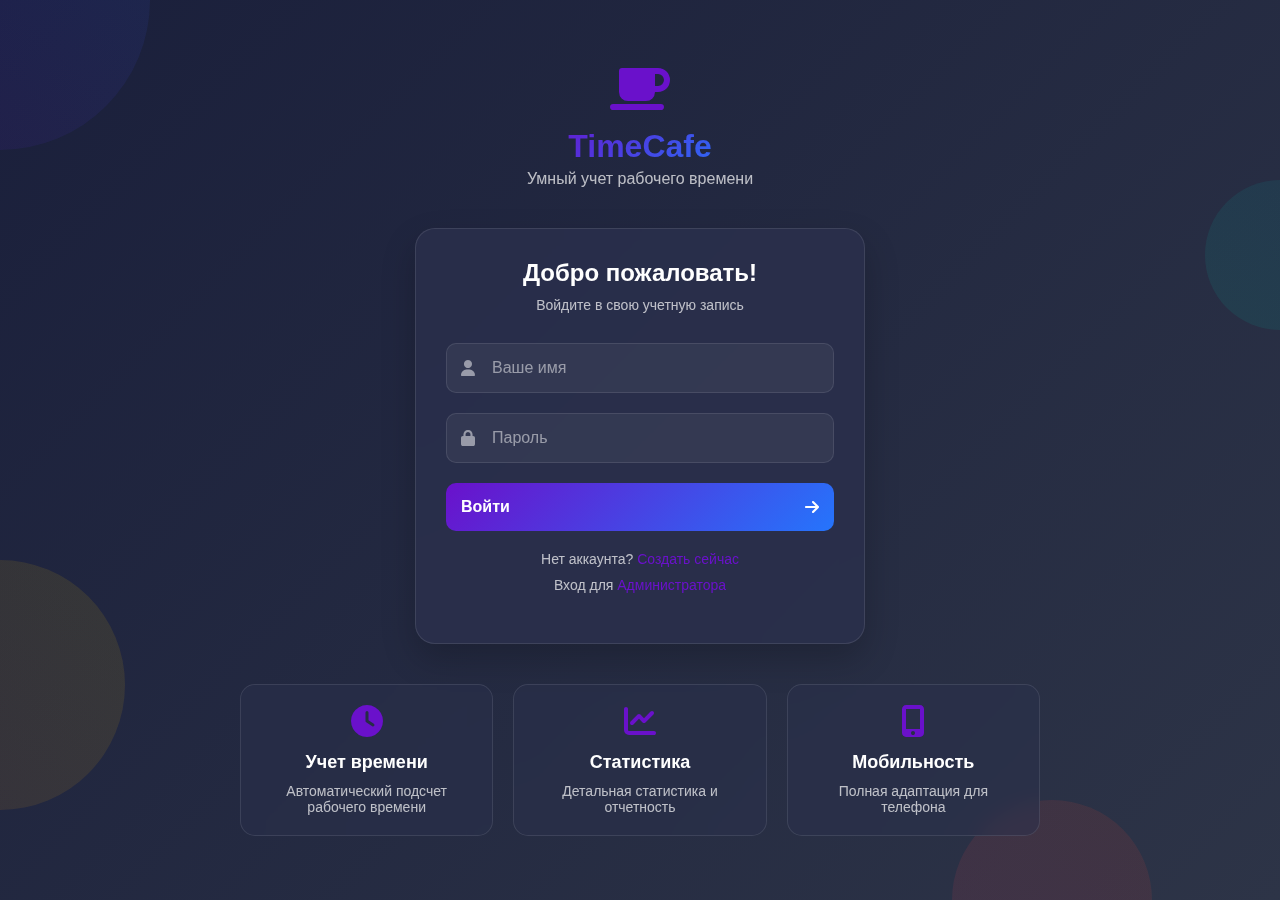
<file: index.html>
<!DOCTYPE html>
<html lang="ru">
<head>
    <meta charset="UTF-8">
    <meta name="viewport" content="width=device-width, initial-scale=1.0">
    <title>TimeCafe - Учет рабочего времени</title>
    <link rel="stylesheet" href="css/style.css">
    <link rel="stylesheet" href="css/auth.css">
    <!-- Rubik уже подключен в style.css, но можно оставить для явности, если хотите -->
    <link href="https://fonts.googleapis.com/css2?family=Rubik:wght@300;400;500;600;700&display=swap" rel="stylesheet">
    <link rel="stylesheet" href="https://cdnjs.cloudflare.com/ajax/libs/font-awesome/6.4.0/css/all.min.css">
</head>
<body>
    <div class="background-animation">
        <div class="shape shape-1"></div>
        <div class="shape shape-2"></div>
        <div class="shape shape-3"></div>
        <div class="shape shape-4"></div>
    </div>

    <div class="auth-container">
        <div class="logo">
            <i class="fas fa-coffee"></i>
            <h1>TimeCafe</h1>
            <p>Умный учет рабочего времени</p>
        </div>

        <div class="auth-card">
            <div class="auth-header">
                <h2>Добро пожаловать!</h2>
                <p>Войдите в свою учетную запись</p>
            </div>

            <div class="auth-body">
                <div class="input-group">
                    <i class="fas fa-user"></i>
                    <input type="text" id="loginUsername" placeholder="Ваше имя">
                </div>

                <div class="input-group">
                    <i class="fas fa-lock"></i>
                    <input type="password" id="loginPassword" placeholder="Пароль">
                </div>

                <button class="auth-btn" id="loginBtn">
                    <span>Войти</span>
                    <i class="fas fa-arrow-right"></i>
                </button>

                <div class="auth-footer">
                    <p>Нет аккаунта? <a href="register.html">Создать сейчас</a></p>
                    <p style="margin-top: 10px;">Вход для <a href="admin.html">Администратора</a></p>
                </div>
            </div>
        </div>

        <div class="features">
            <div class="feature">
                <i class="fas fa-clock"></i>
                <h3>Учет времени</h3>
                <p>Автоматический подсчет рабочего времени</p>
            </div>
            <div class="feature">
                <i class="fas fa-chart-line"></i>
                <h3>Статистика</h3>
                <p>Детальная статистика и отчетность</p>
            </div>
            <div class="feature">
                <i class="fas fa-mobile-alt"></i>
                <h3>Мобильность</h3>
                <p>Полная адаптация для телефона</p>
            </div>
        </div>
    </div>

    <div class="notification" id="notification">
        <i class="fas fa-check-circle"></i>
        <span>Сообщение</span>
    </div>

    <script src="js/utils.js"></script>
    <script src="js/auth.js"></script>
</body>
</html>
</file>
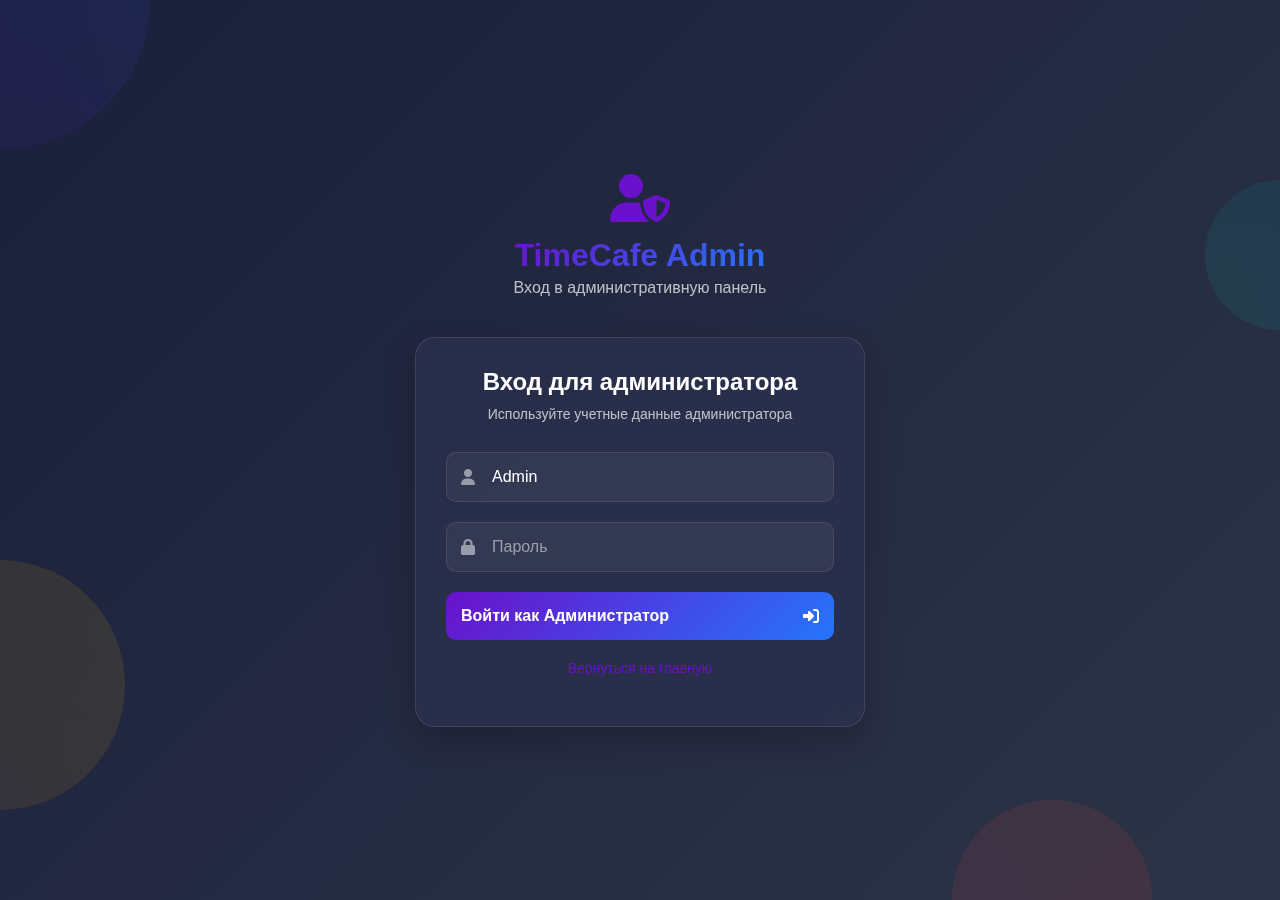
<file: admin.html>
<!DOCTYPE html>
<html lang="ru">
<head>
    <meta charset="UTF-8">
    <meta name="viewport" content="width=device-width, initial-scale=1.0">
    <title>Админ-панель - TimeCafe</title>
    <link rel="stylesheet" href="css/style.css">
    <link rel="stylesheet" href="css/auth.css">
    <link rel="stylesheet" href="css/admin.css">
    <link href="https://fonts.googleapis.com/css2?family=Rubik:wght@300;400;500;600;700&display=swap" rel="stylesheet">
    <link rel="stylesheet" href="https://cdnjs.cloudflare.com/ajax/libs/font-awesome/6.4.0/css/all.min.css">
</head>
<body>
    <div class="background-animation">
        <div class="shape shape-1"></div>
        <div class="shape shape-2"></div>
        <div class="shape shape-3"></div>
        <div class="shape shape-4"></div>
    </div>

    <!-- Страница логина администратора -->
    <div class="auth-container" id="adminLoginContainer">
        <div class="logo">
            <i class="fas fa-user-shield"></i>
            <h1>TimeCafe Admin</h1>
            <p>Вход в административную панель</p>
        </div>

        <div class="auth-card">
            <div class="auth-header">
                <h2>Вход для администратора</h2>
                <p>Используйте учетные данные администратора</p>
            </div>

            <div class="auth-body">
                <div class="input-group">
                    <i class="fas fa-user"></i>
                    <input type="text" id="adminUsername" placeholder="Имя пользователя (Admin)" value="Admin" readonly>
                </div>

                <div class="input-group">
                    <i class="fas fa-lock"></i>
                    <input type="password" id="adminPassword" placeholder="Пароль">
                </div>

                <button class="auth-btn" id="adminLoginBtn">
                    <span>Войти как Администратор</span>
                    <i class="fas fa-sign-in-alt"></i>
                </button>

                <div class="auth-footer">
                    <p><a href="index.html">Вернуться на главную</a></p>
                </div>
            </div>
        </div>
    </div>

    <!-- Основная админ-панель (скрыта по умолчанию) -->
    <div class="admin-dashboard-container" id="adminDashboardContainer" style="display: none;">
        <div class="admin-sidebar">
            <div class="admin-sidebar-header">
                <i class="fas fa-cogs"></i>
                <h2>Админ-панель</h2>
                <p>Управление системой</p>
            </div>
            <nav class="admin-sidebar-nav">
                <a href="#" class="admin-nav-item active" data-tab="users">
                    <i class="fas fa-users"></i>
                    <span>Пользователи</span>
                </a>
                <a href="#" class="admin-nav-item" data-tab="shifts">
                    <i class="fas fa-history"></i>
                    <span>Смены</span>
                </a>
                <a href="#" class="admin-nav-item" data-tab="visits">
                    <i class="fas fa-walking"></i>
                    <span>Посещения</span>
                </a>
                <a href="#" class="admin-nav-item" data-tab="cleanup-photos"> <!-- НОВАЯ ВКЛАДКА -->
                    <i class="fas fa-broom"></i>
                    <span>Фото уборки</span>
                </a>
                <a href="#" class="admin-nav-item" data-tab="settings">
                    <i class="fas fa-sliders-h"></i>
                    <span>Настройки</span>
                </a>
                <a href="#" class="admin-nav-item" id="adminLogoutBtn">
                    <i class="fas fa-sign-out-alt"></i>
                    <span>Выйти</span>
                </a>
            </nav>
        </div>

        <div class="admin-main-content">
            <div class="admin-header">
                <h1>Добро пожаловать, Администратор!</h1>
                <p>Здесь вы можете управлять пользователями и настройками системы.</p>
            </div>

            <div class="admin-tab-content">
                <!-- Вкладка Пользователи -->
                <div class="admin-tab-pane active" id="users-tab">
                    <div class="tab-header">
                        <h2>Список пользователей</h2>
                    </div>
                    <div class="users-list-container">
                        <table class="users-table">
                            <thead>
                                <tr>
                                    <th>Имя пользователя</th>
                                    <th>Полное имя</th>
                                    <th>Должность</th>
                                    <th>Телефон</th>
                                    <th>Действия</th>
                                </tr>
                            </thead>
                            <tbody id="usersTableBody">
                                <!-- Пользователи будут загружены через JS -->
                            </tbody>
                        </table>
                    </div>
                </div>

                <!-- НОВАЯ Вкладка Смены -->
                <div class="admin-tab-pane" id="shifts-tab">
                    <div class="tab-header">
                        <h2>Все записи о сменах</h2>
                    </div>
                    <div class="shifts-list-container">
                        <table class="shifts-table">
                            <thead>
                                <tr>
                                    <th>Пользователь</th>
                                    <th>Начало смены</th>
                                    <th>Конец смены</th>
                                    <th>Длительность</th>
                                    <th>Заработок</th>
                                    <th>Выручка</th> <!-- НОВАЯ КОЛОНКА -->
                                    <th>Причина завершения</th>
                                    <th>Действия</th>
                                </tr>
                            </thead>
                            <tbody id="adminShiftsTableBody">
                                <!-- Смены будут загружены через JS -->
                            </tbody>
                        </table>
                    </div>
                </div>

                <!-- Вкладка Посещения -->
                <div class="admin-tab-pane" id="visits-tab">
                    <div class="tab-header">
                        <h2>Записи о посещениях вне смены</h2>
                    </div>
                    <div class="visits-list-container">
                        <table class="visits-table">
                            <thead>
                                <tr>
                                    <th>Пользователь</th>
                                    <th>Дата и время</th>
                                    <th>Фото</th>
                                </tr>
                            </thead>
                            <tbody id="visitsTableBody">
                                <!-- Посещения будут загружены через JS -->
                            </tbody>
                        </table>
                    </div>
                </div>

                <!-- НОВАЯ Вкладка Фото уборки -->
                <div class="admin-tab-pane" id="cleanup-photos-tab">
                    <div class="tab-header">
                        <h2>Фотографии уборки после смен</h2>
                    </div>
                    <div class="cleanup-photos-container users-list-container"> <!-- Используем стили users-list-container -->
                        <table class="cleanup-photos-table users-table"> <!-- Используем стили users-table -->
                            <thead>
                                <tr>
                                    <th>Пользователь</th>
                                    <th>Дата и время</th>
                                    <th>Фото</th>
                                </tr>
                            </thead>
                            <tbody id="cleanupPhotosTableBody">
                                <!-- Фото уборки будут загружены через JS -->
                            </tbody>
                        </table>
                    </div>
                </div>

                <!-- Вкладка Настройки -->
                <div class="admin-tab-pane" id="settings-tab">
                    <div class="tab-header">
                        <h2>Настройки системы</h2>
                    </div>
                    <div class="settings-card">
                        <h3>Почасовая ставка</h3>
                        <p>Текущая ставка: <span id="currentHourlyRate">120</span> руб/час</p>
                        <div class="input-group">
                            <i class="fas fa-money-bill-wave"></i>
                            <input type="number" id="newHourlyRate" placeholder="Новая почасовая ставка" min="0">
                        </div>
                        <button class="btn-primary" id="updateHourlyRateBtn">
                            <i class="fas fa-save"></i>
                            Обновить ставку
                        </button>
                    </div>
                </div>
            </div>
        </div>
    </div>

    <div class="notification" id="notification">
        <i class="fas fa-check-circle"></i>
        <span>Сообщение</span>
    </div>

    <script src="js/utils.js"></script>
    <script src="js/admin.js"></script>
</body>
</html>
</file>
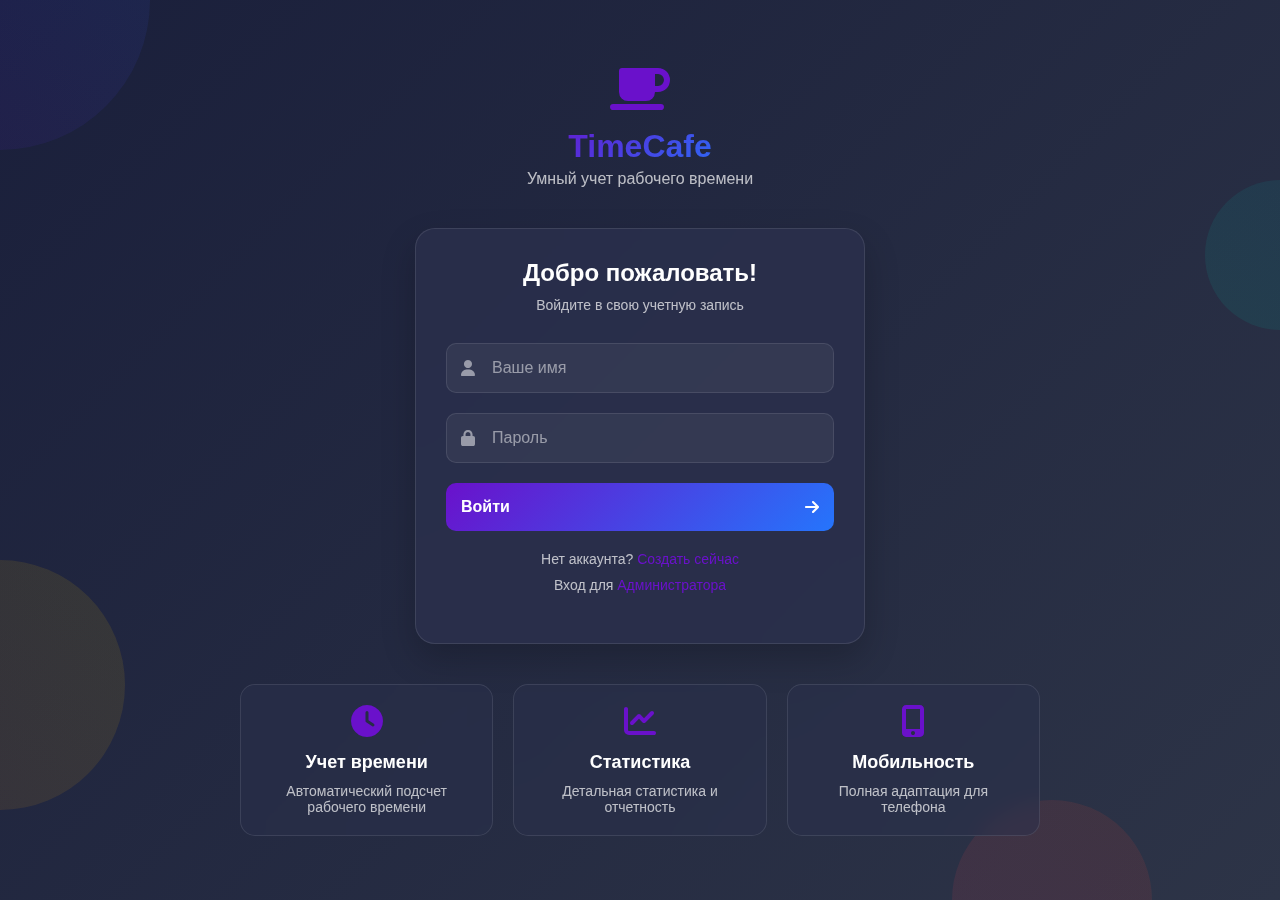
<file: dashboard.html>
<!DOCTYPE html>
<html lang="ru">
<head>
    <meta charset="UTF-8">
    <meta name="viewport" content="width=device-width, initial-scale=1.0">
    <title>Личный кабинет - TimeCafe</title>
    <link rel="stylesheet" href="css/style.css">
    <link rel="stylesheet" href="css/dashboard.css">
    <link href="https://fonts.googleapis.com/css2?family=Rubik:wght@300;400;500;600;700&display=swap" rel="stylesheet">
    <link rel="stylesheet" href="https://cdnjs.cloudflare.com/ajax/libs/font-awesome/6.4.0/css/all.min.css">
</head>
<body>
    <div class="dashboard-container">
        <!-- Боковая панель -->
        <div class="sidebar">
            <div class="sidebar-header">
                <div class="user-avatar">
                    <img src="https://ui-avatars.com/api/?name=User&background=6A11CB&color=fff" alt="Avatar" id="userAvatar">
                    <span class="online-status"></span>
                </div>
                <h2 id="userName">Имя пользователя</h2>
                <p id="userPosition">Должность</p>
            </div>

            <nav class="sidebar-nav">
                <a href="#" class="nav-item active" data-modal="dashboard">
                    <i class="fas fa-home"></i>
                    <span>Главная</span>
                </a>
                <a href="#" class="nav-item" data-modal="shifts">
                    <i class="fas fa-history"></i>
                    <span>История смен</span>
                </a>
                <a href="#" class="nav-item" data-modal="profile">
                    <i class="fas fa-user-cog"></i>
                    <span>Профиль</span>
                </a>
                <a href="#" class="nav-item" id="logoutBtn">
                    <i class="fas fa-sign-out-alt"></i>
                    <span>Выйти</span>
                </a>
            </nav>

            <div class="sidebar-footer">
                <div class="shift-status">
                    <p id="currentShiftStatus">Смена не начата</p>
                    <div class="status-indicator" id="statusIndicator"></div>
                </div>
            </div>
        </div>

        <!-- Основной контент -->
        <div class="main-content">
            <!-- Приветствие -->
            <div class="welcome-banner" id="welcomeBanner">
                <div class="welcome-content">
                    <h1 id="welcomeMessage">Добро пожаловать!</h1>
                    <p id="welcomeSubMessage">Рады видеть вас снова</p>
                </div>
                <div class="welcome-actions">
                    <!-- Кнопка "Начать смену" в баннере, будет скрываться/показываться JS -->
                    <button class="btn-primary" id="startShiftBtnBanner">
                        <i class="fas fa-play-circle"></i>
                        Начать смену
                    </button>
                </div>
            </div>

            <!-- Контент главной вкладки (остается на основной странице) -->
            <div class="tab-content">
                <div class="tab-pane active" id="dashboard-tab">
                    <div class="stats-cards">
                        <div class="stat-card">
                            <div class="stat-icon">
                                <i class="fas fa-clock"></i>
                            </div>
                            <div class="stat-info">
                                <h3>Текущая смена</h3>
                                <p class="stat-value" id="currentShiftTime">00:00:00</p>
                            </div>
                        </div>

                        <div class="stat-card">
                            <div class="stat-icon">
                                <i class="fas fa-ruble-sign"></i>
                            </div>
                            <div class="stat-info">
                                <h3>Заработок</h3>
                                <p class="stat-value" id="currentEarnings">0 руб.</p>
                            </div>
                        </div>

                        <div class="stat-card">
                            <div class="stat-icon">
                                <i class="fas fa-calendar-alt"></i>
                            </div>
                            <div class="stat-info">
                                <h3>Смен в этом месяце</h3>
                                <p class="stat-value" id="shiftsThisMonth">0</p>
                            </div>
                        </div>
                    </div>

                    <div class="actions-container">
                        <!-- Основная кнопка "Начать смену" -->
                        <button class="action-btn large" id="startShiftBtn">
                            <i class="fas fa-play-circle"></i>
                            <span>Начать смену</span>
                        </button>

                        <!-- Кнопка "Подтвердить фото" - изначально скрыта -->
                        <button class="action-btn large secondary" id="photoShiftBtn" style="display: none;">
                            <i class="fas fa-camera"></i>
                            <span>Подтвердить фото</span>
                        </button>

                        <!-- Кнопка "Завершить смену" - изначально скрыта -->
                        <button class="action-btn large danger" id="endShiftBtn" style="display: none;">
                            <i class="fas fa-stop-circle"></i>
                            <span>Завершить смену</span>
                        </button>

                        <!-- Новая кнопка для отметки посещения вне смены -->
                        <button class="action-btn large secondary" id="recordVisitBtn">
                            <i class="fas fa-user-friends"></i>
                            <span>Отметить посещение</span>
                        </button>
                    </div>

                    <div class="quick-stats">
                        <h2>Быстрая статистика</h2>
                        <div class="stats-grid">
                            <div class="stat-item">
                                <label>Всего часов:</label>
                                <span id="totalHours">0</span>
                            </div>
                            <div class="stat-item">
                                <label>Общий заработок:</label>
                                <span id="totalEarnings">0 руб.</span>
                            </div>
                            <div class="stat-item">
                                <label>В этом месяце:</label>
                                <span id="monthEarnings">0 руб.</span>
                            </div>
                            <div class="stat-item">
                                <label>Средняя смена:</label>
                                <span id="avgShift">0 часов</span>
                            </div>
                        </div>
                    </div>
                </div>
            </div>
        </div>
    </div>

    <!-- Модальное окно для фото подтверждения (используется для начала смены и посещения) -->
    <div class="modal" id="photoModal">
        <div class="modal-content">
            <div class="modal-header">
                <h3 id="photoModalTitle">Подтверждение начала смены</h3>
                <button class="modal-close">&times;</button>
            </div>
            <div class="modal-body">
                <p id="photoModalDescription" style="color: var(--secondary-text-color); margin-bottom: 15px;">Сделайте фото для подтверждения начала смены</p>
                
                <!-- НОВОЕ: Выбор второго сотрудника -->
                <div class="input-group" id="secondEmployeeSelectGroup" style="margin-bottom: 20px; display: none;">
                    <i class="fas fa-user-plus"></i>
                    <select id="secondEmployeeUsername">
                        <option value="">Выберите второго сотрудника (необязательно)</option>
                        <!-- Опции будут загружены через JS -->
                    </select>
                </div>

                <div class="camera-container">
                    <video id="cameraVideo" autoplay playsinline></video>
                    <canvas id="photoCanvas"></canvas>
                </div>
                <div class="camera-controls">
                    <button id="captureBtn" class="btn-primary">
                        <i class="fas fa-camera"></i>
                        Сделать фото
                    </button>
                    <button id="retakeBtn" class="btn-secondary" style="display: none;">
                        <i class="fas fa-redo"></i>
                        Переснять
                    </button>
                    <button id="confirmPhotoBtn" class="btn-primary" style="display: none;">
                        <i class="fas fa-check"></i>
                        Подтвердить
                    </button>
                </div>
            </div>
        </div>
    </div>

    <!-- НОВОЕ: Модальное окно для загрузки фотографий уборки и ввода выручки -->
    <div class="modal" id="cleanupPhotosModal">
        <div class="modal-content">
            <div class="modal-header">
                <h3>Завершение смены: Фото уборки и выручка</h3>
                <button class="modal-close">&times;</button>
            </div>
            <div class="modal-body">
                <p style="color: var(--secondary-text-color); margin-bottom: 15px;">Пожалуйста, загрузите фотографии убранного рабочего места (минимум 3 фото) и укажите выручку за смену.</p>
                
                <div class="input-group" style="margin-bottom: 20px;">
                    <i class="fas fa-ruble-sign"></i>
                    <input type="number" id="dailyRevenue" placeholder="Выручка за смену (руб.)" min="0" step="0.01">
                </div>

                <div class="input-group" style="margin-bottom: 20px;">
                    <i class="fas fa-comment-alt"></i>
                    <input type="text" id="shiftEndReason" placeholder="Причина завершения смены (необязательно)">
                </div>

                <div class="file-upload-area">
                    <input type="file" id="cleanupPhotoInput" accept="image/*" multiple style="display: none;">
                    <p><i class="fas fa-upload"></i>Нажмите или перетащите файлы для загрузки фото уборки</p>
                    <div id="cleanupPhotoPreview"></div>
                </div>
                <p id="cleanupPhotoCount">Загружено: 0 фото (минимум 3)</p>

                <button class="btn-primary" id="confirmCleanupAndEndShiftBtn">
                    <i class="fas fa-check"></i>
                    Завершить смену
                </button>
            </div>
        </div>
    </div>

    <!-- Модальное окно для Истории смен -->
    <div class="modal" id="shiftsModal">
        <div class="modal-content">
            <div class="modal-header">
                <h3>История смен</h3>
                <button class="modal-close">&times;</button>
            </div>
            <div class="modal-body">
                <div class="filter-controls">
                    <select id="shiftsFilter">
                        <option value="all">Все смены</option>
                        <option value="month">Этот месяц</option>
                        <option value="week">Эта неделя</option>
                    </select>
                </div>
                <div class="shifts-list" id="shiftsList">
                    <!-- История смен будет загружена через JS -->
                </div>
            </div>
        </div>
    </div>

    <!-- Модальное окно для Профиля -->
    <div class="modal" id="profileModal">
        <div class="modal-content">
            <div class="modal-header">
                <h3>Профиль сотрудника</h3>
                <button class="modal-close">&times;</button>
            </div>
            <div class="modal-body">
                <div class="profile-card">
                    <div class="profile-header">
                        <div class="profile-avatar">
                            <img src="https://ui-avatars.com/api/?name=User&background=6A11CB&color=fff" alt="Avatar" id="profileAvatar">
                            <button class="avatar-edit" id="editAvatarBtn">
                                <i class="fas fa-camera"></i>
                            </button>
                            <input type="file" id="avatarInput" accept="image/*" style="display: none;">
                        </div>
                        <div class="profile-info">
                            <h2 id="profileName">Имя Фамилия</h2>
                            <p id="profilePosition">Должность</p>
                            <p id="profileEmail">user@example.com</p>
                        </div>
                    </div>

                    <div class="profile-details">
                        <div class="detail-item">
                            <label><i class="fas fa-phone"></i> Телефон:</label>
                            <span id="profilePhone">+7 (999) 123-45-67</span>
                        </div>
                        <div class="detail-item">
                            <label><i class="fas fa-calendar-alt"></i> Дата регистрации:</label>
                            <span id="profileJoinDate">01.01.2023</span>
                        </div>
                        <div class="detail-item">
                            <label><i class="fas fa-clock"></i> Всего отработано:</label>
                            <span id="profileTotalHours">120 часов</span>
                        </div>
                    </div>

                    <div class="profile-actions" style="display: none;">
                        <button class="btn-secondary">
                            <i class="fas fa-edit"></i>
                            Редактировать профиль
                        </button>
                        <button class="btn-secondary">
                            <i class="fas fa-lock"></i>
                            Сменить пароль
                        </button>
                    </div>
                </div>
            </div>
        </div>
    </div>

    <div class="notification" id="notification">
        <i class="fas fa-check-circle"></i>
        <span>Сообщение</span>
    </div>

    <script src="js/utils.js"></script>
    <script src="js/dashboard.js"></script>
</body>
</html>
</file>
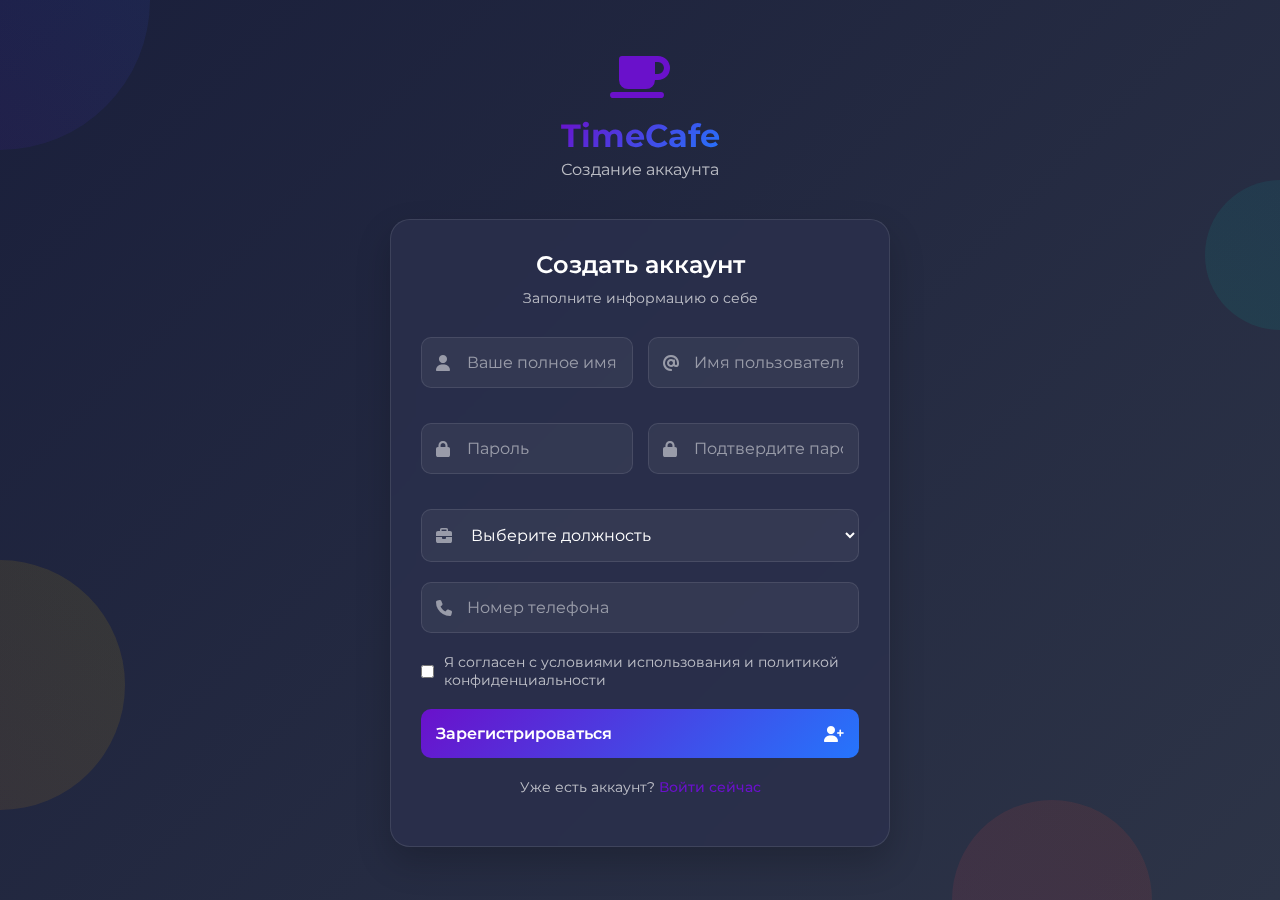
<file: register.html>
<!DOCTYPE html>
<html lang="ru">
<head>
    <meta charset="UTF-8">
    <meta name="viewport" content="width=device-width, initial-scale=1.0">
    <title>Регистрация - TimeCafe</title>
    <link rel="stylesheet" href="css/style.css">
    <link rel="stylesheet" href="css/auth.css">
    <link href="https://fonts.googleapis.com/css2?family=Montserrat:wght@400;500;600;700&display=swap" rel="stylesheet">
    <link rel="stylesheet" href="https://cdnjs.cloudflare.com/ajax/libs/font-awesome/6.4.0/css/all.min.css">
</head>
<body>
    <div class="background-animation">
        <div class="shape shape-1"></div>
        <div class="shape shape-2"></div>
        <div class="shape shape-3"></div>
        <div class="shape shape-4"></div>
    </div>

    <div class="auth-container">
        <div class="logo">
            <i class="fas fa-coffee"></i>
            <h1>TimeCafe</h1>
            <p>Создание аккаунта</p>
        </div>

        <div class="auth-card expanded">
            <div class="auth-header">
                <h2>Создать аккаунт</h2>
                <p>Заполните информацию о себе</p>
            </div>

            <div class="auth-body">
                <div class="form-row">
                    <div class="input-group">
                        <i class="fas fa-user"></i>
                        <input type="text" id="registerName" placeholder="Ваше полное имя">
                    </div>

                    <div class="input-group">
                        <i class="fas fa-at"></i>
                        <input type="text" id="registerUsername" placeholder="Имя пользователя">
                    </div>
                </div>

                <div class="form-row">
                    <div class="input-group">
                        <i class="fas fa-lock"></i>
                        <input type="password" id="registerPassword" placeholder="Пароль">
                    </div>

                    <div class="input-group">
                        <i class="fas fa-lock"></i>
                        <input type="password" id="confirmPassword" placeholder="Подтвердите пароль">
                    </div>
                </div>

                <div class="input-group">
                    <i class="fas fa-briefcase"></i>
                    <select id="registerPosition">
                        <option value="">Выберите должность</option>
                        <option value="barista">Бариста</option>
                        <option value="waiter">Официант</option>
                        <option value="cook">Повар</option>
                        <option value="manager">Менеджер</option>
                    </select>
                </div>

                <div class="input-group">
                    <i class="fas fa-phone"></i>
                    <input type="tel" id="registerPhone" placeholder="Номер телефона">
                </div>

                <div class="agreement">
                    <input type="checkbox" id="termsAgree">
                    <label for="termsAgree">Я согласен с условиями использования и политикой конфиденциальности</label>
                </div>

                <button class="auth-btn" id="registerBtn">
                    <span>Зарегистрироваться</span>
                    <i class="fas fa-user-plus"></i>
                </button>

                <div class="auth-footer">
                    <p>Уже есть аккаунт? <a href="index.html">Войти сейчас</a></p>
                </div>
            </div>
        </div>
    </div>

    <div class="notification" id="notification">
        <i class="fas fa-check-circle"></i>
        <span>Сообщение</span>
    </div>

    <script src="js/utils.js"></script>
    <script src="js/auth.js"></script>
</body>
</html>
</file>
<file: css/style.css>
/* Глобальные стили */
* {
    margin: 0;
    padding: 0;
    box-sizing: border-box;
    font-family: 'Montserrat', sans-serif;
}

body {
    background: linear-gradient(135deg, #1a1f3b 0%, #2d3447 100%);
    color: #fff;
    min-height: 100vh;
    overflow-x: hidden;
}

/* Анимация фона */
.background-animation {
    position: fixed;
    top: 0;
    left: 0;
    width: 100%;
    height: 100%;
    z-index: -1;
    overflow: hidden;
}

.shape {
    position: absolute;
    border-radius: 50%;
    opacity: 0.1;
    animation: float 15s infinite linear;
}

.shape-1 {
    width: 300px;
    height: 300px;
    background: linear-gradient(45deg, #6a11cb, #2575fc);
    top: -150px;
    left: -150px;
    animation-delay: 0s;
}

.shape-2 {
    width: 200px;
    height: 200px;
    background: linear-gradient(45deg, #ff416c, #ff4b2b);
    bottom: -100px;
    right: 10%;
    animation-delay: -5s;
}

.shape-3 {
    width: 150px;
    height: 150px;
    background: linear-gradient(45deg, #00cdac, #02aab0);
    top: 20%;
    right: -75px;
    animation-delay: -10s;
}

.shape-4 {
    width: 250px;
    height: 250px;
    background: linear-gradient(45deg, #f7971e, #ffd200);
    bottom: 10%;
    left: -125px;
    animation-delay: -7s;
}

@keyframes float {
    0% {
        transform: translate(0, 0) rotate(0deg);
    }
    50% {
        transform: translate(20px, 20px) rotate(180deg);
    }
    100% {
        transform: translate(0, 0) rotate(360deg);
    }
}

/* Уведомления */
.notification {
    position: fixed;
    top: 20px;
    right: 20px;
    padding: 15px 20px;
    background: #4e54c8;
    color: white;
    border-radius: 10px;
    box-shadow: 0 5px 15px rgba(0, 0, 0, 0.2);
    transform: translateX(100%);
    opacity: 0;
    transition: transform 0.3s, opacity 0.3s;
    z-index: 1000;
    display: flex;
    align-items: center;
    gap: 10px;
}

.notification.show {
    transform: translateX(0);
    opacity: 1;
}

.notification.error {
    background: #ff4757;
}

.notification.success {
    background: #2ed573;
}

.notification.warning {
    background: #ffa502;
}

/* Кнопки */
.btn-primary {
    background: linear-gradient(135deg, #6a11cb 0%, #2575fc 100%);
    color: white;
    border: none;
    padding: 12px 24px;
    border-radius: 8px;
    font-weight: 600;
    cursor: pointer;
    transition: all 0.3s;
    display: inline-flex;
    align-items: center;
    gap: 8px;
}

.btn-primary:hover {
    transform: translateY(-2px);
    box-shadow: 0 5px 15px rgba(106, 17, 203, 0.4);
}

.btn-secondary {
    background: rgba(255, 255, 255, 0.1);
    color: white;
    border: 1px solid rgba(255, 255, 255, 0.2);
    padding: 10px 20px;
    border-radius: 8px;
    font-weight: 500;
    cursor: pointer;
    transition: all 0.3s;
    display: inline-flex;
    align-items: center;
    gap: 8px;
}

.btn-secondary:hover {
    background: rgba(255, 255, 255, 0.2);
}

/* Модальные окна */
.modal {
    position: fixed;
    top: 0;
    left: 0;
    width: 100%;
    height: 100%;
    background: rgba(0, 0, 0, 0.7);
    display: flex;
    justify-content: center;
    align-items: center;
    z-index: 1000;
    opacity: 0;
    visibility: hidden;
    transition: all 0.3s;
}

.modal.active {
    opacity: 1;
    visibility: visible;
}

.modal-content {
    background: #2a2f4c;
    border-radius: 15px;
    width: 90%;
    max-width: 500px;
    overflow: hidden;
    transform: scale(0.9);
    transition: transform 0.3s;
}

.modal.active .modal-content {
    transform: scale(1);
}

.modal-header {
    padding: 20px;
    border-bottom: 1px solid rgba(255, 255, 255, 0.1);
    display: flex;
    justify-content: space-between;
    align-items: center;
}

.modal-header h3 {
    font-size: 18px;
}

.modal-close {
    background: none;
    border: none;
    color: white;
    font-size: 24px;
    cursor: pointer;
}

.modal-body {
    padding: 20px;
}

/* Адаптивность */
@media (max-width: 768px) {
    .form-row {
        flex-direction: column;
    }
    
    .stats-cards {
        grid-template-columns: 1fr;
    }
    
    .welcome-banner {
        flex-direction: column;
        text-align: center;
    }
    
    .welcome-actions {
        margin-top: 15px;
    }
}

@media (max-width: 480px) {
    .auth-card {
        padding: 20px;
    }
    
    .modal-content {
        width: 95%;
    }
}
</file>
<file: css/auth.css>
/* Стили для страниц аутентификации */
.auth-container {
    display: flex;
    flex-direction: column;
    align-items: center;
    justify-content: center;
    min-height: 100vh;
    padding: 20px;
    position: relative;
    z-index: 1;
}

.logo {
    text-align: center;
    margin-bottom: 40px;
    animation: fadeInUp 0.8s ease-out;
}

.logo i {
    font-size: 48px;
    color: #6a11cb;
    margin-bottom: 15px;
    display: block;
}

.logo h1 {
    font-size: 32px;
    font-weight: 700;
    margin-bottom: 5px;
    background: linear-gradient(135deg, #6a11cb 0%, #2575fc 100%);
    -webkit-background-clip: text;
    -webkit-text-fill-color: transparent;
}

.logo p {
    color: rgba(255, 255, 255, 0.7);
    font-size: 16px;
}

.auth-card {
    background: rgba(42, 47, 76, 0.8);
    backdrop-filter: blur(10px);
    border-radius: 20px;
    padding: 30px;
    width: 100%;
    max-width: 450px;
    box-shadow: 0 15px 35px rgba(0, 0, 0, 0.2);
    animation: fadeInUp 1s ease-out 0.2s both;
    border: 1px solid rgba(255, 255, 255, 0.1);
}

.auth-card.expanded {
    max-width: 500px;
}

.auth-header {
    text-align: center;
    margin-bottom: 30px;
}

.auth-header h2 {
    font-size: 24px;
    font-weight: 600;
    margin-bottom: 10px;
}

.auth-header p {
    color: rgba(255, 255, 255, 0.7);
    font-size: 14px;
}

.auth-body {
    margin-bottom: 20px;
}

.form-row {
    display: flex;
    gap: 15px;
    margin-bottom: 15px;
}

.input-group {
    position: relative;
    margin-bottom: 20px;
}

.input-group i {
    position: absolute;
    left: 15px;
    top: 50%;
    transform: translateY(-50%);
    color: rgba(255, 255, 255, 0.5);
    z-index: 1;
}

.input-group input,
.input-group select {
    width: 100%;
    padding: 15px 15px 15px 45px;
    background: rgba(255, 255, 255, 0.05);
    border: 1px solid rgba(255, 255, 255, 0.1);
    border-radius: 10px;
    color: white;
    font-size: 16px;
    transition: all 0.3s;
}

.input-group input:focus,
.input-group select:focus {
    outline: none;
    border-color: #6a11cb;
    background: rgba(255, 255, 255, 0.08);
}

.input-group input::placeholder {
    color: rgba(255, 255, 255, 0.5);
}

.agreement {
    display: flex;
    align-items: center;
    margin-bottom: 20px;
}

.agreement input {
    margin-right: 10px;
}

.agreement label {
    font-size: 14px;
    color: rgba(255, 255, 255, 0.7);
}

.auth-btn {
    width: 100%;
    padding: 15px;
    background: linear-gradient(135deg, #6a11cb 0%, #2575fc 100%);
    color: white;
    border: none;
    border-radius: 10px;
    font-size: 16px;
    font-weight: 600;
    cursor: pointer;
    transition: all 0.3s;
    display: flex;
    justify-content: space-between;
    align-items: center;
}

.auth-btn:hover {
    transform: translateY(-2px);
    box-shadow: 0 5px 15px rgba(106, 17, 203, 0.4);
}

.auth-footer {
    text-align: center;
    margin-top: 20px;
}

.auth-footer p {
    color: rgba(255, 255, 255, 0.7);
    font-size: 14px;
}

.auth-footer a {
    color: #6a11cb;
    text-decoration: none;
    font-weight: 500;
}

.auth-footer a:hover {
    text-decoration: underline;
}

.features {
    display: grid;
    grid-template-columns: repeat(auto-fit, minmax(200px, 1fr));
    gap: 20px;
    margin-top: 40px;
    width: 100%;
    max-width: 800px;
    animation: fadeInUp 1s ease-out 0.4s both;
}

.feature {
    text-align: center;
    padding: 20px;
    background: rgba(42, 47, 76, 0.5);
    border-radius: 15px;
    backdrop-filter: blur(10px);
    border: 1px solid rgba(255, 255, 255, 0.1);
}

.feature i {
    font-size: 32px;
    color: #6a11cb;
    margin-bottom: 15px;
}

.feature h3 {
    font-size: 18px;
    margin-bottom: 10px;
}

.feature p {
    color: rgba(255, 255, 255, 0.7);
    font-size: 14px;
}

/* Анимации */
@keyframes fadeInUp {
    from {
        opacity: 0;
        transform: translateY(30px);
    }
    to {
        opacity: 1;
        transform: translateY(0);
    }
}

/* Адаптивность */
@media (max-width: 768px) {
    .form-row {
        flex-direction: column;
        gap: 0;
    }
    
    .features {
        grid-template-columns: 1fr;
    }
    
    .auth-card {
        padding: 20px;
    }
}
</file>
<file: css/admin.css>
/* Стили для административной панели */
.admin-dashboard-container {
    display: flex;
    min-height: 100vh;
    background: var(--primary-bg); /* Светлый фон */
    color: var(--text-color); /* Темный текст */
}

.admin-sidebar {
    width: 280px;
    background: var(--secondary-bg); /* Белый фон */
    padding: 25px 20px;
    display: flex;
    flex-direction: column;
    border-right: 1px solid var(--border-color);
    box-shadow: 2px 0 10px var(--shadow-color);
}

.admin-sidebar-header {
    text-align: center;
    margin-bottom: 35px;
    padding-bottom: 25px;
    border-bottom: 1px solid var(--border-color);
}

.admin-sidebar-header i {
    font-size: 56px; /* Чуть больше */
    color: var(--accent-color-1);
    margin-bottom: 18px; /* Чуть больше отступ */
}

.admin-sidebar-header h2 {
    font-size: 22px; /* Чуть больше */
    font-weight: 600;
    margin-bottom: 5px;
    color: var(--text-color);
}

.admin-sidebar-header p {
    color: var(--secondary-text-color);
    font-size: 15px;
}

.admin-sidebar-nav {
    flex: 1;
}

.admin-nav-item {
    display: flex;
    align-items: center;
    padding: 14px 18px;
    color: var(--secondary-text-color);
    text-decoration: none;
    border-radius: 10px;
    margin-bottom: 8px;
    transition: all 0.3s ease;
    font-weight: 500;
    font-size: 16px;
}

.admin-nav-item i {
    margin-right: 15px;
    font-size: 20px;
    color: var(--secondary-text-color);
}

.admin-nav-item:hover {
    background: var(--tertiary-bg);
    color: var(--text-color);
}

.admin-nav-item:hover i {
    color: var(--text-color);
}

.admin-nav-item.active {
    background: var(--gradient-primary);
    color: white;
    box-shadow: 0 4px 12px rgba(0, 0, 0, 0.15);
}

.admin-nav-item.active i {
    color: white;
}

.admin-main-content {
    flex: 1;
    padding: 30px;
    overflow-y: auto;
}

.admin-header {
    background: var(--gradient-primary);
    border-radius: 18px;
    padding: 30px;
    margin-bottom: 35px;
    color: white;
    box-shadow: 0 8px 20px rgba(0, 0, 0, 0.15);
}

.admin-header h1 {
    font-size: 32px;
    font-weight: 700;
    margin-bottom: 8px;
}

.admin-header p {
    color: rgba(255, 255, 255, 0.9);
    font-size: 17px;
}

.admin-tab-content {
    margin-top: 25px;
}

.admin-tab-pane {
    display: none;
}

.admin-tab-pane.active {
    display: block;
}

.tab-header { /* Добавил этот класс, чтобы использовать общие стили из dashboard.css */
    display: flex;
    justify-content: space-between;
    align-items: center;
    margin-bottom: 30px;
}

.tab-header h2 {
    font-size: 26px;
    font-weight: 700;
    color: var(--text-color);
}

.users-list-container,
.visits-list-container,
.shifts-list-container { /* Добавил .visits-list-container и .shifts-list-container */
    background: var(--secondary-bg);
    border-radius: 15px;
    padding: 30px; /* Увеличиваем паддинг */
    overflow-x: auto;
    box-shadow: 0 5px 15px var(--shadow-color);
}

.users-table,
.visits-table,
.shifts-table { /* Добавил .visits-table и .shifts-table */
    width: 100%;
    border-collapse: separate; /* Для border-radius на ячейках */
    border-spacing: 0 8px; /* Отступ между строками */
    margin-top: 15px; /* Чуть меньше отступ */
}

.users-table th,
.users-table td,
.visits-table th,
.visits-table td,
.shifts-table th,
.shifts-table td { /* Добавил .visits-table и .shifts-table */
    padding: 15px 20px; /* Увеличиваем паддинг */
    text-align: left;
    border: none; /* Убираем стандартные границы */
}

.users-table th,
.visits-table th,
.shifts-table th { /* Добавил .visits-table и .shifts-table */
    background: var(--primary-bg); /* Светлый фон для заголовков */
    font-weight: 600;
    color: var(--secondary-text-color);
    font-size: 15px;
    text-transform: uppercase; /* Заглавные буквы */
    letter-spacing: 0.5px;
}

.users-table th:first-child,
.visits-table th:first-child,
.shifts-table th:first-child { /* Добавил .visits-table и .shifts-table */
    border-top-left-radius: 10px;
    border-bottom-left-radius: 10px;
}
.users-table th:last-child,
.visits-table th:last-child,
.shifts-table th:last-child { /* Добавил .visits-table и .shifts-table */
    border-top-right-radius: 10px;
    border-bottom-right-radius: 10px;
}

.users-table td,
.visits-table td,
.shifts-table td { /* Добавил .visits-table и .shifts-table */
    color: var(--text-color);
    font-size: 16px;
    background: var(--primary-bg); /* Светлый фон для строк */
    border-radius: 10px; /* Скругленные углы для строк */
    box-shadow: 0 2px 8px rgba(0, 0, 0, 0.05); /* Легкая тень для строк */
}

.users-table tr:hover td,
.visits-table tr:hover td,
.shifts-table tr:hover td { /* Добавил .visits-table и .shifts-table */
    background: var(--tertiary-bg); /* Чуть темнее при наведении */
    box-shadow: 0 4px 10px rgba(0, 0, 0, 0.08);
}

.users-table .action-buttons,
.shifts-table .action-buttons { /* Добавил .shifts-table */
    display: flex;
    gap: 10px; /* Чуть больше отступ */
}

.users-table .action-buttons button,
.shifts-table .action-buttons button { /* Добавил .shifts-table */
    padding: 10px 15px; /* Увеличиваем паддинг */
    border-radius: 8px;
    font-size: 14px;
    cursor: pointer;
    transition: all 0.3s ease;
    font-weight: 500;
}

.users-table .action-buttons .delete-btn,
.shifts-table .action-buttons .delete-btn { /* Добавил .shifts-table */
    background: var(--error-color);
    color: white;
    border: none;
    box-shadow: 0 2px 8px rgba(255, 71, 87, 0.2);
}

.users-table .action-buttons .delete-btn:hover,
.shifts-table .action-buttons .delete-btn:hover { /* Добавил .shifts-table */
    background: #e03c4c;
    transform: translateY(-2px);
    box-shadow: 0 4px 10px rgba(255, 71, 87, 0.3);
}

.settings-card {
    background: var(--secondary-bg);
    border-radius: 15px;
    padding: 30px;
    box-shadow: 0 5px 15px var(--shadow-color);
}

.settings-card h3 {
    font-size: 22px;
    font-weight: 600;
    margin-bottom: 20px;
    color: var(--text-color);
}

.settings-card p {
    margin-bottom: 25px;
    font-size: 16px;
    color: var(--secondary-text-color);
}

.settings-card #currentHourlyRate {
    font-weight: 700;
    color: var(--success-color);
    font-size: 18px;
}

.settings-card .input-group { /* Используем стили input-group из auth.css */
    margin-bottom: 25px;
}

.settings-card .input-group input {
    padding: 16px 18px 16px 50px;
    background: var(--primary-bg);
    border: 1px solid var(--border-color);
    border-radius: 12px;
    color: var(--text-color);
    font-size: 17px;
}

.settings-card .input-group input:focus {
    border-color: var(--accent-color-1);
    background: var(--secondary-bg);
    box-shadow: 0 0 0 3px rgba(106, 17, 203, 0.1);
}

/* Адаптивность для админ-панели */
@media (max-width: 768px) {
    .admin-dashboard-container {
        flex-direction: column;
    }

    .admin-sidebar {
        width: 100%;
        padding: 20px;
        border-right: none;
        border-bottom: 1px solid var(--border-color);
        box-shadow: 0 2px 10px var(--shadow-color);
    }

    .admin-main-content {
        padding: 20px;
    }

    .admin-header {
        padding: 20px;
    }
    .admin-header h1 {
        font-size: 28px;
    }
    .admin-header p {
        font-size: 16px;
    }

    .tab-header {
        flex-direction: column;
        align-items: flex-start;
        gap: 15px;
    }
    .tab-header h2 {
        font-size: 22px;
    }

    .users-list-container,
    .visits-list-container,
    .shifts-list-container { /* Добавил .visits-list-container и .shifts-list-container */
        padding: 20px;
    }
    .users-table,
    .visits-table,
    .shifts-table { /* Добавил .visits-table и .shifts-table */
        border-spacing: 0 5px;
    }
    .users-table th,
    .users-table td,
    .visits-table th,
    .visits-table td,
    .shifts-table th,
    .shifts-table td { /* Добавил .visits-table и .shifts-table */
        font-size: 13px;
        padding: 12px 15px;
    }

    .users-table .action-buttons button,
    .shifts-table .action-buttons button { /* Добавил .shifts-table */
        padding: 8px 12px;
        font-size: 12px;
    }
    .settings-card {
        padding: 20px;
    }
    .settings-card h3 {
        font-size: 20px;
    }
    .settings-card p {
        font-size: 15px;
    }
    .settings-card .input-group input {
        font-size: 16px;
        padding: 14px 16px 14px 45px;
    }
}

@media (max-width: 480px) {
    .admin-main-content {
        padding: 15px;
    }
    .admin-header {
        padding: 15px;
    }
    .admin-header h1 {
        font-size: 24px;
    }
    .admin-header p {
        font-size: 15px;
    }
    .tab-header h2 {
        font-size: 20px;
    }
    .users-list-container,
    .visits-list-container,
    .shifts-list-container { /* Добавил .visits-list-container и .shifts-list-container */
        padding: 15px;
    }
    .users-table th,
    .users-table td,
    .visits-table th,
    .visits-table td,
    .shifts-table th,
    .shifts-table td { /* Добавил .visits-table и .shifts-table */
        font-size: 12px;
        padding: 10px;
    }
    .users-table .action-buttons button,
    .shifts-table .action-buttons button { /* Добавил .shifts-table */
        padding: 6px 10px;
        font-size: 11px;
    }
    .settings-card {
        padding: 15px;
    }
    .settings-card h3 {
        font-size: 18px;
    }
    .settings-card .input-group input {
        font-size: 15px;
        padding: 12px 14px 12px 40px;
    }
}
</file>
<file: css/dashboard.css>
/* Стили для личного кабинета */
.dashboard-container {
    display: flex;
    min-height: 100vh;
    background: var(--primary-bg); /* Светлый фон */
    color: var(--text-color); /* Темный текст */
}

/* Боковая панель */
.sidebar {
    width: 280px;
    background: var(--secondary-bg); /* Белый фон */
    padding: 25px 20px; /* Увеличиваем паддинг */
    display: flex;
    flex-direction: column;
    border-right: 1px solid var(--border-color); /* Легкая граница */
    box-shadow: 2px 0 10px var(--shadow-color); /* Легкая тень справа */
}

.sidebar-header {
    text-align: center;
    margin-bottom: 35px; /* Увеличиваем отступ */
    padding-bottom: 25px;
    border-bottom: 1px solid var(--border-color);
}

.user-avatar {
    position: relative;
    width: 90px; /* Чуть больше */
    height: 90px;
    margin: 0 auto 18px; /* Чуть больше отступ */
    border: 3px solid var(--accent-color-1); /* Акцентная рамка */
    border-radius: 50%;
    overflow: hidden;
    box-shadow: 0 4px 12px rgba(0, 0, 0, 0.1);
}

.user-avatar img {
    width: 100%;
    height: 100%;
    border-radius: 50%;
    object-fit: cover;
}



.sidebar-header h2 {
    font-size: 20px; /* Чуть больше */
    font-weight: 600;
    margin-bottom: 5px;
    color: var(--text-color);
}

.sidebar-header p {
    color: var(--secondary-text-color);
    font-size: 15px;
}

.sidebar-nav {
    flex: 1;
    margin-bottom: 20px; /* Отступ перед футером */
}

.nav-item {
    display: flex;
    align-items: center;
    padding: 14px 18px; /* Увеличиваем паддинг */
    color: var(--secondary-text-color);
    text-decoration: none;
    border-radius: 10px; /* Более скругленные углы */
    margin-bottom: 8px; /* Чуть больше отступ */
    transition: all 0.3s ease;
    font-weight: 500;
    font-size: 16px;
}

.nav-item i {
    margin-right: 15px; /* Чуть больше отступ */
    font-size: 20px; /* Чуть больше иконка */
    color: var(--secondary-text-color);
}

.nav-item:hover {
    background: var(--tertiary-bg); /* Чуть темнее фон при наведении */
    color: var(--text-color);
}

.nav-item:hover i {
    color: var(--text-color);
}

.nav-item.active {
    background: var(--gradient-primary); /* Градиент */
    color: white;
    box-shadow: 0 4px 12px rgba(0, 0, 0, 0.15);
}

.nav-item.active i {
    color: white;
}

.sidebar-footer {
    padding-top: 25px;
    border-top: 1px solid var(--border-color);
}

.shift-status {
    text-align: center;
}

.shift-status p {
    font-size: 15px;
    margin-bottom: 8px;
    color: var(--secondary-text-color);
}

.status-indicator {
    width: 12px; /* Чуть больше */
    height: 12px;
    background: var(--error-color); /* Красный по умолчанию */
    border-radius: 50%;
    margin: 0 auto;
    border: 2px solid var(--secondary-bg);
}

.status-indicator.active {
    background: var(--success-color);
}

/* Основной контент */
.main-content {
    flex: 1;
    padding: 30px; /* Увеличиваем паддинг */
    overflow-y: auto;
}

.welcome-banner {
    background: var(--gradient-primary); /* Градиент */
    border-radius: 18px; /* Более скругленные углы */
    padding: 30px; /* Увеличиваем паддинг */
    margin-bottom: 35px; /* Увеличиваем отступ */
    display: flex;
    justify-content: space-between;
    align-items: center;
    color: white; /* Белый текст на градиенте */
    box-shadow: 0 8px 20px rgba(0, 0, 0, 0.15);
}

.welcome-content h1 {
    font-size: 32px; /* Чуть больше */
    font-weight: 700;
    margin-bottom: 8px;
}

.welcome-content p {
    color: rgba(255, 255, 255, 0.9); /* Чуть прозрачнее белый */
    font-size: 17px; /* Чуть больше */
}

.welcome-actions .btn-primary {
    background: white; /* Белая кнопка на градиенте */
    color: var(--accent-color-1); /* Фиолетовый текст */
    box-shadow: 0 4px 12px rgba(0, 0, 0, 0.1);
}

.welcome-actions .btn-primary:hover {
    background: var(--tertiary-bg); /* Чуть серый при наведении */
    color: var(--accent-color-1);
    transform: translateY(-2px);
    box-shadow: 0 6px 16px rgba(0, 0, 0, 0.15);
}

/* Карточки статистики */
.stats-cards {
    display: grid;
    grid-template-columns: repeat(auto-fit, minmax(280px, 1fr)); /* Чуть больше минимальная ширина */
    gap: 25px; /* Чуть больше отступ */
    margin-bottom: 35px;
}

.stat-card {
    background: var(--secondary-bg); /* Белый фон */
    border-radius: 15px;
    padding: 25px; /* Увеличиваем паддинг */
    display: flex;
    align-items: center;
    box-shadow: 0 5px 15px var(--shadow-color); /* Легкая тень */
    transition: transform 0.2s ease;
}

.stat-card:hover {
    transform: translateY(-3px);
}

.stat-icon {
    width: 60px; /* Чуть больше */
    height: 60px;
    background: var(--gradient-primary);
    border-radius: 15px; /* Более скругленные углы */
    display: flex;
    align-items: center;
    justify-content: center;
    margin-right: 20px; /* Чуть больше отступ */
    box-shadow: 0 4px 12px rgba(0, 0, 0, 0.1);
}

.stat-icon i {
    font-size: 24px; /* Чуть больше иконка */
    color: white;
}

.stat-info h3 {
    font-size: 15px;
    color: var(--secondary-text-color);
    margin-bottom: 5px;
    font-weight: 500;
}

.stat-value {
    font-size: 28px; /* Чуть больше */
    font-weight: 700;
    color: var(--text-color);
}

/* Контейнер действий */
.actions-container {
    display: flex;
    gap: 20px; /* Чуть больше отступ */
    margin-bottom: 35px;
    flex-wrap: wrap;
}

.action-btn {
    flex: 1;
    min-width: 220px; /* Чуть больше минимальная ширина */
    padding: 25px; /* Увеличиваем паддинг */
    background: var(--secondary-bg); /* Белый фон */
    border: 1px solid var(--border-color);
    border-radius: 15px;
    color: var(--text-color);
    font-size: 17px;
    font-weight: 600;
    cursor: pointer;
    transition: all 0.3s ease;
    display: flex;
    flex-direction: column;
    align-items: center;
    justify-content: center;
    gap: 12px; /* Чуть больше отступ */
    box-shadow: 0 5px 15px var(--shadow-color);
}

.action-btn i {
    font-size: 38px; /* Чуть больше иконка */
    color: var(--accent-color-1); /* Акцентный цвет */
}

.action-btn:hover {
    transform: translateY(-5px); /* Более выраженный подъем */
    box-shadow: 0 8px 20px rgba(0, 0, 0, 0.15);
}

.action-btn.large {
    min-height: 140px; /* Чуть больше высота */
}

.action-btn.secondary {
    background: var(--secondary-bg);
    border-color: var(--border-color);
    color: var(--text-color);
}

.action-btn.secondary i {
    color: var(--secondary-text-color); /* Серый цвет иконки */
}

.action-btn.danger {
    background: rgba(255, 71, 87, 0.1); /* Светлее красный фон */
    border-color: var(--error-color);
    color: var(--error-color);
}

.action-btn.danger i {
    color: var(--error-color);
}

/* Быстрая статистика */
.quick-stats {
    background: var(--secondary-bg); /* Белый фон */
    border-radius: 15px;
    padding: 30px; /* Увеличиваем паддинг */
    margin-bottom: 35px;
    box-shadow: 0 5px 15px var(--shadow-color);
}

.quick-stats h2 {
    font-size: 22px; /* Чуть больше */
    font-weight: 600;
    margin-bottom: 25px; /* Чуть больше отступ */
    color: var(--text-color);
}

.stats-grid {
    display: grid;
    grid-template-columns: repeat(auto-fit, minmax(220px, 1fr)); /* Чуть больше минимальная ширина */
    gap: 20px;
}

.stat-item {
    display: flex;
    justify-content: space-between;
    align-items: center;
    padding: 18px; /* Увеличиваем паддинг */
    background: var(--primary-bg); /* Светлый фон */
    border-radius: 10px;
    border: 1px solid var(--border-color);
}

.stat-item label {
    color: var(--secondary-text-color);
    font-size: 15px;
}

.stat-item span {
    font-weight: 600;
    color: var(--text-color);
    font-size: 17px;
}

/* Вкладки */
.tab-content {
    margin-top: 25px; /* Чуть больше отступ */
}

.tab-pane {
    display: none;
}

.tab-pane.active {
    display: block;
}

.tab-header {
    display: flex;
    justify-content: space-between;
    align-items: center;
    margin-bottom: 30px; /* Чуть больше отступ */
}

.tab-header h2 {
    font-size: 26px; /* Чуть больше */
    font-weight: 700;
    color: var(--text-color);
}

/* История смен */
.shifts-list {
    background: var(--secondary-bg); /* Белый фон */
    border-radius: 15px;
    overflow: hidden;
    box-shadow: 0 5px 15px var(--shadow-color);
}

.shift-item {
    display: flex;
    justify-content: space-between;
    align-items: center;
    padding: 20px 25px; /* Увеличиваем паддинг */
    border-bottom: 1px solid var(--border-color);
    transition: background 0.2s ease;
}

.shift-item:last-child {
    border-bottom: none;
}

.shift-item:hover {
    background: var(--primary-bg); /* Светлый фон при наведении */
}

.shift-info h4 {
    font-size: 17px;
    font-weight: 600;
    margin-bottom: 5px;
    color: var(--text-color);
}

.shift-info p {
    color: var(--secondary-text-color);
    font-size: 14px;
}

.shift-details {
    text-align: right;
}

.shift-duration {
    font-weight: 600;
    color: var(--text-color);
    font-size: 16px;
    display: block;
    margin-bottom: 3px;
}

.shift-earnings {
    font-weight: 600;
    color: var(--success-color);
    font-size: 16px;
}

/* Отпуск и больничные - УДАЛЕНЫ */

/* Профиль */
.profile-card {
    background: var(--secondary-bg);
    border-radius: 15px;
    padding: 30px;
    box-shadow: 0 5px 15px var(--shadow-color);
}

.profile-header {
    display: flex;
    align-items: center;
    margin-bottom: 30px;
    padding-bottom: 30px;
    border-bottom: 1px solid var(--border-color);
}

.profile-avatar {
    position: relative;
    width: 110px; /* Чуть больше */
    height: 110px;
    margin-right: 25px; /* Чуть больше отступ */
    border: 3px solid var(--accent-color-1);
    border-radius: 50%;
    overflow: hidden;
    box-shadow: 0 4px 12px rgba(0, 0, 0, 0.1);
}

.profile-avatar img {
    width: 100%;
    height: 100%;
    border-radius: 50%;
    object-fit: cover;
}

.avatar-edit {
    position: absolute;
    bottom: 0;
    right: 0;
    width: 36px; /* Чуть больше */
    height: 36px;
    background: var(--gradient-primary);
    border: 3px solid var(--secondary-bg); /* Цвет фона карточки */
    border-radius: 50%;
    color: white;
    cursor: pointer;
    display: flex;
    align-items: center;
    justify-content: center;
    font-size: 16px;
    box-shadow: 0 2px 8px rgba(0, 0, 0, 0.15);
}

.profile-info h2 {
    font-size: 26px; /* Чуть больше */
    font-weight: 700;
    margin-bottom: 8px;
    color: var(--text-color);
}

.profile-info p {
    color: var(--secondary-text-color);
    margin-bottom: 5px;
    font-size: 15px;
}

.profile-details {
    margin-bottom: 30px;
}

.detail-item {
    display: flex;
    justify-content: space-between;
    align-items: center;
    padding: 18px;
    background: var(--primary-bg);
    border-radius: 10px;
    margin-bottom: 12px; /* Чуть больше отступ */
    border: 1px solid var(--border-color);
}

.detail-item label {
    color: var(--secondary-text-color);
    display: flex;
    align-items: center;
    gap: 12px; /* Чуть больше отступ */
    font-size: 15px;
}

.detail-item label i {
    font-size: 18px;
    color: var(--accent-color-1);
}

.detail-item span {
    font-weight: 600;
    color: var(--text-color);
    font-size: 16px;
}

.profile-actions {
    display: flex;
    gap: 20px;
    flex-wrap: wrap;
    /* Центрирование кнопок, если они есть */
    justify-content: center; 
}

/* Камера для фото подтверждения */
.camera-container {
    width: 100%;
    height: 350px; /* Чуть больше высота */
    background: #000; /* Черный фон для камеры */
    border-radius: 10px;
    overflow: hidden;
    margin-bottom: 25px;
    position: relative;
    display: flex;
    justify-content: center;
    align-items: center;
}

#cameraVideo {
    width: 100%;
    height: 100%;
    object-fit: cover;
    display: block;
}

#photoCanvas {
    position: absolute;
    top: 0;
    left: 0;
    width: 100%;
    height: 100%;
    object-fit: cover;
    display: none; /* Скрыт по умолчанию */
}

.camera-controls {
    display: flex;
    gap: 15px;
    justify-content: center;
}

/* Стили для модального окна завершения смены (cleanupPhotosModal) */
.file-upload-area {
    border: 2px dashed var(--border-color);
    padding: 20px;
    border-radius: 10px;
    text-align: center;
    cursor: pointer;
    margin-bottom: 20px;
    transition: border-color 0.3s ease;
}

.file-upload-area:hover {
    border-color: var(--accent-color-1);
}

.file-upload-area p {
    color: var(--secondary-text-color);
    margin-bottom: 10px;
}

.file-upload-area i {
    margin-right: 10px;
    color: var(--accent-color-1);
}

#cleanupPhotoPreview {
    display: flex;
    flex-wrap: wrap;
    gap: 10px;
    justify-content: center;
    margin-top: 15px;
}

#cleanupPhotoPreview > div {
    position: relative;
    width: 80px;
    height: 80px;
    border-radius: 8px;
    overflow: hidden;
    border: 1px solid var(--border-color);
    box-shadow: 0 2px 5px rgba(0,0,0,0.1);
}

#cleanupPhotoPreview img {
    width: 100%;
    height: 100%;
    object-fit: cover;
}

#cleanupPhotoPreview button {
    position: absolute;
    top: 5px;
    right: 5px;
    background: rgba(255, 71, 87, 0.8);
    color: white;
    border: none;
    border-radius: 50%;
    width: 20px;
    height: 20px;
    display: flex;
    align-items: center;
    justify-content: center;
    font-size: 12px;
    cursor: pointer;
    transition: background 0.2s ease;
}

#cleanupPhotoPreview button:hover {
    background: var(--error-color);
}

#cleanupPhotoCount {
    text-align: center;
    color: var(--secondary-text-color);
    margin-bottom: 15px;
    font-size: 14px;
}

/* Адаптивность */
@media (max-width: 1024px) {
    .sidebar {
        width: 250px; /* Чуть уже */
    }
    .main-content {
        padding: 25px;
    }
    .welcome-banner {
        padding: 25px;
    }
    .welcome-content h1 {
        font-size: 28px;
    }
    .welcome-content p {
        font-size: 16px;
    }
    .stats-cards {
        grid-template-columns: repeat(auto-fit, minmax(250px, 1fr));
    }
    .stat-card {
        padding: 20px;
    }
    .stat-icon {
        width: 55px;
        height: 55px;
        margin-right: 15px;
    }
    .stat-icon i {
        font-size: 22px;
    }
    .stat-value {
        font-size: 26px;
    }
    .action-btn {
        min-width: 200px;
        padding: 20px;
    }
    .action-btn i {
        font-size: 34px;
    }
    .quick-stats {
        padding: 25px;
    }
    .quick-stats h2 {
        font-size: 20px;
    }
    .stat-item {
        padding: 15px;
    }
    .tab-header h2 {
        font-size: 24px;
    }
    .shifts-list .shift-item {
        padding: 18px 20px;
    }
    .camera-container {
        height: 300px;
    }
}

@media (max-width: 768px) {
    .dashboard-container {
        flex-direction: column;
    }
    
    .sidebar {
        width: 100%;
        padding: 20px;
        border-right: none;
        border-bottom: 1px solid var(--border-color);
        box-shadow: 0 2px 10px var(--shadow-color);
    }
    
    .main-content {
        padding: 20px;
    }
    
    .welcome-banner {
        flex-direction: column;
        text-align: center;
        gap: 15px;
        padding: 20px;
    }
    
    .stats-cards {
        grid-template-columns: 1fr;
        gap: 20px;
    }
    
    .actions-container {
        flex-direction: column;
        gap: 15px;
    }
    
    .action-btn {
        min-width: auto;
        padding: 20px;
    }
    
    .stats-grid {
        grid-template-columns: 1fr;
        gap: 15px;
    }
    
    .profile-header {
        flex-direction: column;
        text-align: center;
    }
    
    .profile-avatar {
        margin-right: 0;
        margin-bottom: 15px;
    }
    
    .profile-actions {
        flex-direction: column;
        gap: 15px;
    }
    .tab-header {
        flex-direction: column;
        align-items: flex-start;
        gap: 15px;
    }
    .tab-header h2 {
        font-size: 22px;
    }
    .shifts-list .shift-item {
        flex-direction: column;
        align-items: flex-start;
        gap: 8px;
    }
    .shift-details {
        text-align: left;
    }

    /* Адаптация модального окна завершения смены для мобильных */
    .modal-content {
        max-width: 95%; /* Увеличиваем ширину на маленьких экранах */
    }
    .file-upload-area {
        padding: 15px;
    }
    .file-upload-area p {
        font-size: 14px;
    }
    #cleanupPhotoPreview {
        justify-content: flex-start; /* Выравнивание влево для лучшего использования пространства */
    }
    #cleanupPhotoPreview > div {
        width: 70px;
        height: 70px;
    }
    #cleanupPhotoCount {
        font-size: 13px;
    }
}

@media (max-width: 480px) {
    .main-content {
        padding: 15px;
    }
    
    .welcome-banner {
        padding: 15px;
    }
    
    .stat-card {
        flex-direction: column;
        text-align: center;
        padding: 15px;
    }
    
    .stat-icon {
        margin-right: 0;
        margin-bottom: 15px;
        width: 50px;
        height: 50px;
    }
    .stat-icon i {
        font-size: 20px;
    }
    .stat-info h3 {
        font-size: 14px;
    }
    .stat-value {
        font-size: 24px;
    }
    .action-btn {
        font-size: 16px;
        padding: 15px;
    }
    .action-btn i {
        font-size: 32px;
    }
    .quick-stats {
        padding: 20px;
    }
    .quick-stats h2 {
        font-size: 18px;
    }
    .stat-item {
        padding: 12px;
        font-size: 14px;
    }
    .stat-item span {
        font-size: 15px;
    }
    .tab-header h2 {
        font-size: 20px;
    }
    .shifts-list .shift-item {
        padding: 15px;
    }
    .shift-info h4 {
        font-size: 16px;
    }
    .shift-duration, .shift-earnings {
        font-size: 15px;
    }
    .profile-card {
        padding: 20px;
    }
    .profile-avatar {
        width: 80px;
        height: 80px;
    }
    .profile-info h2 {
        font-size: 22px;
    }
    .detail-item {
        padding: 12px;
    }
    .detail-item label {
        font-size: 14px;
    }
    .detail-item span {
        font-size: 15px;
    }
    .camera-container {
        height: 250px;
    }
}
</file>
